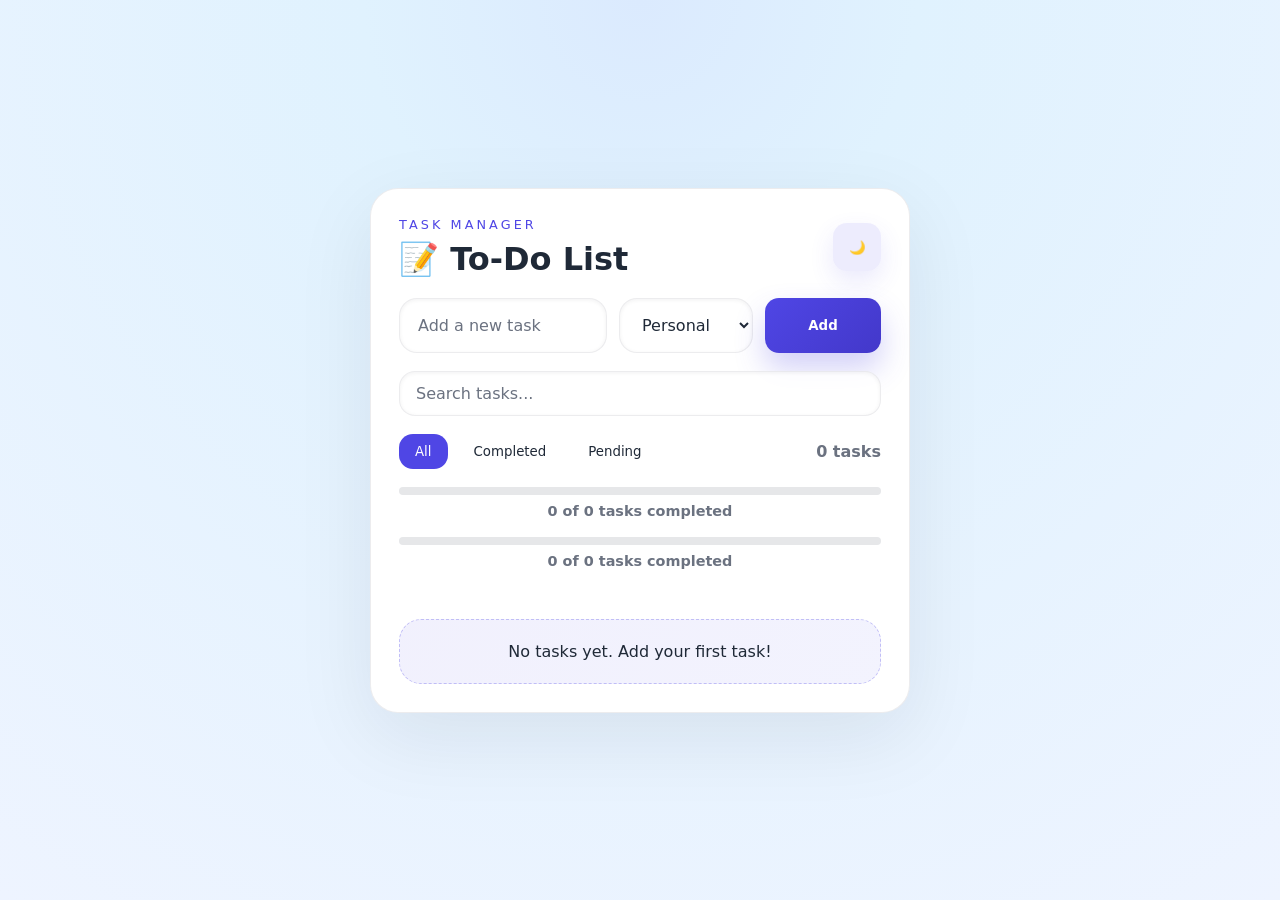
<file: task2/index.html>
<!DOCTYPE html>
<html lang="en">
<head>
  <meta charset="UTF-8" />
  <meta name="viewport" content="width=device-width, initial-scale=1.0"/>
  <title>To-Do List App</title>
  <link rel="stylesheet" href="style.css">
</head>
<body>
  <div class="container">
    <header class="app-header">
      <div>
        <p class="eyebrow">Task Manager</p>
        <h1>📝 To-Do List</h1>
      </div>
      <button id="themeToggle" class="icon-btn" aria-label="Toggle dark mode">🌙</button>
    </header>

    <section class="panel">
      <div class="input-section">
        <input type="text" id="taskInput" placeholder="Add a new task" autocomplete="off">
        <select id="categorySelect">
          <option value="Personal">Personal</option>
          <option value="Work">Work</option>
          <option value="Study">Study</option>
          <option value="Shopping">Shopping</option>
        </select>
        <button id="addBtn" class="primary-btn">Add</button>
      </div>

      <div class="search-section">
        <input type="text" id="searchInput" placeholder="Search tasks..." autocomplete="off">
      </div>

      <div class="toolbar">
        <div class="filter-group">
          <button class="filter-btn active" data-filter="all">All</button>
          <button class="filter-btn" data-filter="completed">Completed</button>
          <button class="filter-btn" data-filter="pending">Pending</button>
        </div>
        <div class="task-counter">0 tasks</div>
      </div>

      <div class="progress-section">
        <div class="progress-bar">
          <div class="progress-fill"></div>
        </div>
        <p class="progress-text">0 of 0 tasks completed</p>
      </div>

      <div class="progress-section">
        <div class="progress-bar">
          <div class="progress-fill"></div>
        </div>
        <p class="progress-text">0 of 0 tasks completed</p>
      </div>

      <ul id="taskList" class="task-list"></ul>
      <div id="emptyState" class="empty-state" aria-hidden="true">
        <p>No tasks yet. Add your first task!</p>
      </div>
      <div id="toastContainer" class="toast-container" aria-live="polite" aria-atomic="true"></div>
    </section>
  </div>

  <script src="script.js"></script>
</body>
</html>
</file>
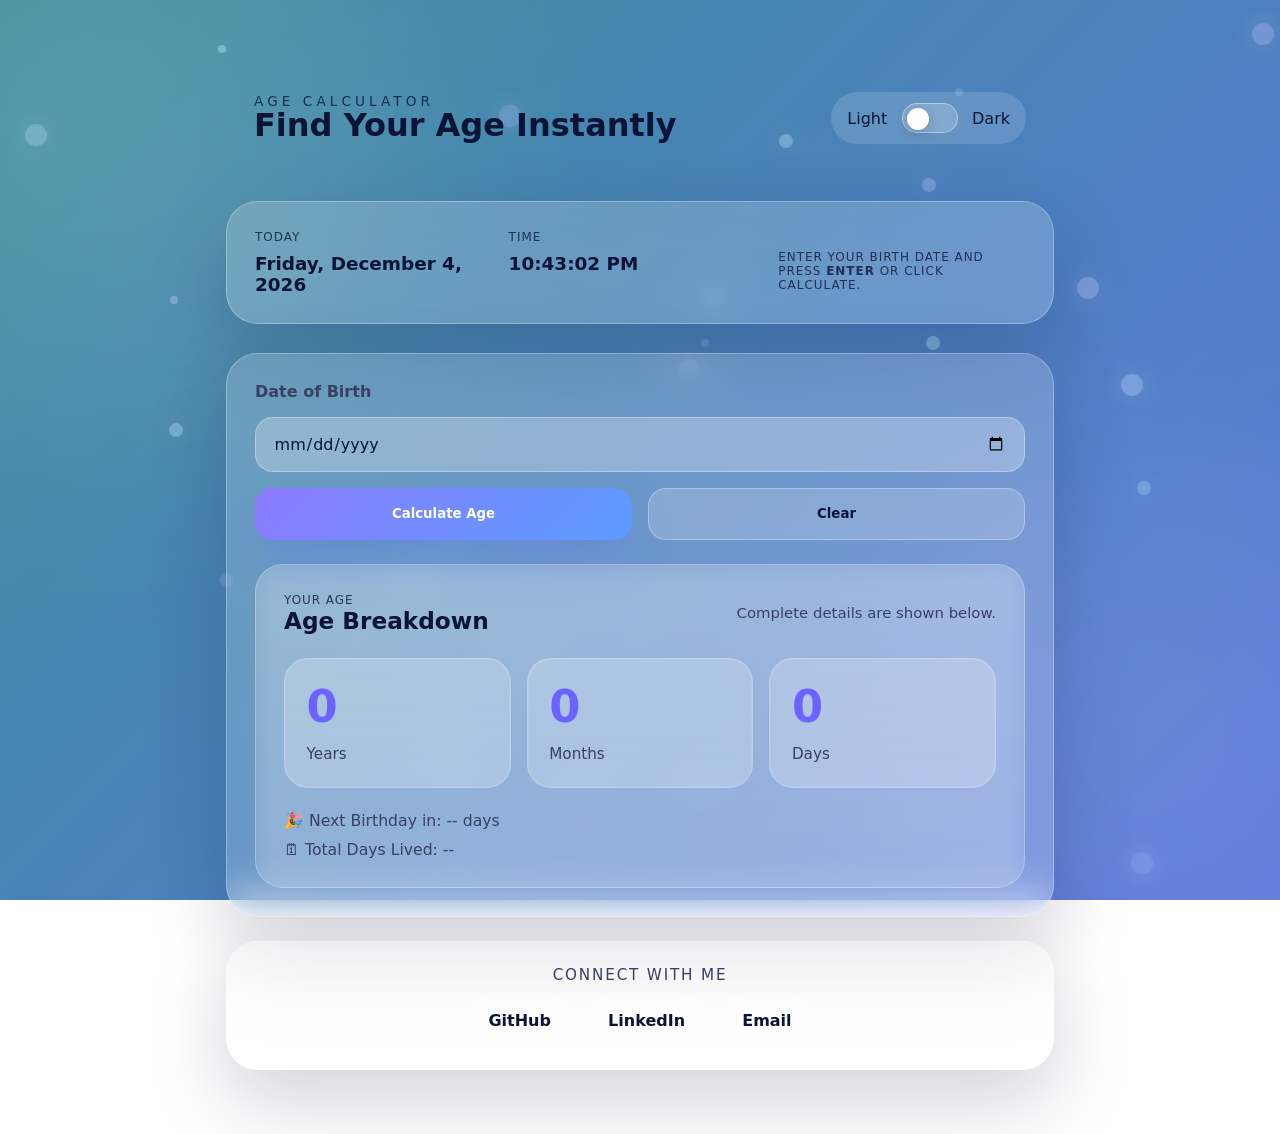
<file: task1/Age-Calculator/index.html>
<!DOCTYPE html>
<html lang="en">
<head>
  <meta charset="UTF-8" />
  <meta name="viewport" content="width=device-width, initial-scale=1.0" />
  <title>Age Calculator</title>
  <link rel="stylesheet" href="style.css" />
</head>
<body>
  <div class="background"></div>
  <div id="particleField" class="particle-field" aria-hidden="true"></div>
  <div class="app-shell">
    <header class="topbar">
      <div>
        <p class="subtitle">Age Calculator</p>
        <h1>Find Your Age Instantly</h1>
      </div>
      <div class="mode-switch">
        <span>Light</span>
        <button id="themeToggle" aria-label="Toggle dark mode" type="button" class="toggle-btn">
          <span class="toggle-circle"></span>
        </button>
        <span>Dark</span>
      </div>
    </header>

    <section class="status-panel glass-card">
      <div class="datetime-group">
        <div>
          <p class="label">Today</p>
          <p id="currentDate" class="value">--</p>
        </div>
        <div>
          <p class="label">Time</p>
          <p id="currentTime" class="value">--</p>
        </div>
      </div>
      <div class="instructions">
        <p>Enter your birth date and press <strong>Enter</strong> or click Calculate.</p>
      </div>
    </section>

    <main class="main-card glass-card">
      <form id="ageForm" class="form-grid">
        <label for="dob">Date of Birth</label>
        <input id="dob" type="date" aria-label="Date of Birth" />

        <div class="button-row">
          <button id="calculateBtn" type="submit" class="primary-btn">Calculate Age</button>
          <button id="resetBtn" type="button" class="secondary-btn">Clear</button>
        </div>
      </form>

      <section class="result-card" aria-live="polite">
        <div class="loader" id="loader" aria-hidden="true">
          <div class="loader-dots">
            <span></span>
            <span></span>
            <span></span>
          </div>
          <p>Calculating your age...</p>
        </div>

        <div class="result-header">
          <div>
            <p class="label">Your Age</p>
            <h2>Age Breakdown</h2>
          </div>
          <p id="ageSummary" class="mini-note">Complete details are shown below.</p>
        </div>

        <div class="age-boxes">
          <div class="box">
            <p class="stat" id="years">0</p>
            <span>Years</span>
          </div>
          <div class="box">
            <p class="stat" id="months">0</p>
            <span>Months</span>
          </div>
          <div class="box">
            <p class="stat" id="days">0</p>
            <span>Days</span>
          </div>
        </div>

        <div class="extra-info">
          <p id="nextBirthday">🎉 Next Birthday in: -- days</p>
          <p id="totalDays">🗓 Total Days Lived: --</p>
        </div>
      </section>
    </main>
    <footer class="footer-links glass-card">
      <p>Connect with me</p>
      <div class="links-row">
        <a href="https://github.com/stasmiya740-ui" target="_blank" rel="noopener noreferrer">GitHub</a>
        <a href="http://www.linkedin.com/in/syeda-tasmiya-7b481b355." target="_blank" rel="noopener noreferrer">LinkedIn</a>
        <a href="mailto:your.email@example.com">Email</a>
      </div>
    </footer>
  </div>

  <div id="toastContainer" aria-live="assertive" aria-atomic="true"></div>
  <script src="script.js"></script>
</body>
</html>
</file>
<file: task2/style.css>
* {
  margin: 0;
  padding: 0;
  box-sizing: border-box;
  font-family: Inter, system-ui, -apple-system, BlinkMacSystemFont, 'Segoe UI', sans-serif;
}

:root {
  color-scheme: light;
  --bg: #eef4ff;
  --surface: #ffffff;
  --surface-strong: rgba(255,255,255,0.92);
  --text: #1f2937;
  --muted: #6b7280;
  --primary: #4f46e5;
  --primary-strong: #4338ca;
  --success: #16a34a;
  --warning: #f59e0b;
  --danger: #dc2626;
  --border: rgba(15,23,42,0.08);
  --shadow: 0 24px 80px rgba(15,23,42,0.08);
}

body {
  min-height: 100vh;
  background: radial-gradient(circle at top, #dbeafe 0%, #e0f2fe 25%, #eef4ff 100%);
  display: flex;
  justify-content: center;
  align-items: center;
  padding: 24px;
  transition: background 0.4s ease;
}

body.dark {
  color-scheme: dark;
  --bg: #0f172a;
  --surface: #111827;
  --surface-strong: rgba(17,24,39,0.95);
  --text: #e2e8f0;
  --muted: #94a3b8;
  --primary: #818cf8;
  --primary-strong: #6366f1;
  --success: #22c55e;
  --warning: #fbbf24;
  --danger: #f87171;
  --border: rgba(148,163,184,0.18);
  --shadow: 0 24px 80px rgba(15,23,42,0.35);
  background: radial-gradient(circle at top, #020617 0%, #0c1226 40%, #111827 100%);
}

body.dark .container {
  background: var(--surface-strong);
}

.container {
  width: min(540px, 100%);
  background: var(--surface);
  padding: 28px;
  border-radius: 28px;
  box-shadow: var(--shadow);
  border: 1px solid var(--border);
  backdrop-filter: blur(18px);
  position: relative;
}

.app-header {
  display: flex;
  justify-content: space-between;
  gap: 16px;
  align-items: center;
  margin-bottom: 20px;
}

.eyebrow {
  font-size: 0.8rem;
  color: var(--primary);
  letter-spacing: 0.24em;
  text-transform: uppercase;
  margin-bottom: 8px;
}

h1 {
  font-size: clamp(1.8rem, 2.5vw, 2.6rem);
  color: var(--text);
}

.icon-btn,
.primary-btn,
.filter-btn,
.task-action-btn {
  border: none;
  border-radius: 14px;
  cursor: pointer;
  transition: transform 0.2s ease, background 0.2s ease, color 0.2s ease, box-shadow 0.2s ease;
}

.icon-btn {
  width: 48px;
  height: 48px;
  display: grid;
  place-items: center;
  background: rgba(79,70,229,0.1);
  color: var(--primary);
  box-shadow: 0 10px 24px rgba(79,70,229,0.12);
}

.icon-btn:hover {
  transform: translateY(-1px);
  background: rgba(79,70,229,0.16);
}

.panel {
  display: grid;
  gap: 18px;
}

.input-section {
  display: grid;
  grid-template-columns: 1fr auto auto;
  gap: 12px;
}

.input-section input {
  width: 100%;
  padding: 16px 18px;
  border-radius: 18px;
  border: 1px solid var(--border);
  background: rgba(255,255,255,0.82);
  color: var(--text);
  font-size: 1rem;
  outline: none;
  box-shadow: inset 0 1px 4px rgba(15,23,42,0.06);
}

.input-section select {
  padding: 16px 18px;
  border-radius: 18px;
  border: 1px solid var(--border);
  background: rgba(255,255,255,0.82);
  color: var(--text);
  font-size: 1rem;
  outline: none;
  box-shadow: inset 0 1px 4px rgba(15,23,42,0.06);
  cursor: pointer;
}

body.dark .input-section input,
body.dark .input-section select {
  background: rgba(15,23,42,0.65);
}

.input-section input::placeholder {
  color: var(--muted);
}

input.shake {
  animation: shake 0.28s ease;
  border-color: var(--danger);
}

@keyframes shake {
  0%, 100% { transform: translateX(0); }
  25% { transform: translateX(-6px); }
  50% { transform: translateX(6px); }
  75% { transform: translateX(-4px); }
}

.primary-btn {
  min-width: 116px;
  padding: 16px 20px;
  background: linear-gradient(135deg, var(--primary), var(--primary-strong));
  color: white;
  font-weight: 600;
  box-shadow: 0 16px 30px rgba(79,70,229,0.25);
}

.primary-btn:hover {
  transform: translateY(-1px);
  box-shadow: 0 18px 32px rgba(79,70,229,0.28);
}

.search-section {
  display: flex;
  gap: 12px;
}

.search-section input {
  width: 100%;
  padding: 12px 16px;
  border-radius: 16px;
  border: 1px solid var(--border);
  background: rgba(255,255,255,0.82);
  color: var(--text);
  font-size: 1rem;
  outline: none;
  box-shadow: inset 0 1px 4px rgba(15,23,42,0.06);
}

body.dark .search-section input {
  background: rgba(15,23,42,0.65);
}

.search-section input::placeholder {
  color: var(--muted);
}

.toolbar {
  display: flex;
  flex-wrap: wrap;
  gap: 12px;
  justify-content: space-between;
  align-items: center;
}

.filter-group {
  display: flex;
  gap: 10px;
  flex-wrap: wrap;
}

.filter-btn {
  padding: 10px 16px;
  background: var(--surface-strong);
  color: var(--text);
}

.filter-btn.active {
  background: var(--primary);
  color: white;
}

.filter-btn:hover {
  background: rgba(79,70,229,0.12);
}

.task-counter {
  color: var(--muted);
  font-weight: 600;
}

.progress-section {
  display: grid;
  gap: 8px;
}

.progress-bar {
  width: 100%;
  height: 8px;
  background: rgba(15,23,42,0.1);
  border-radius: 4px;
  overflow: hidden;
}

body.dark .progress-bar {
  background: rgba(148,163,184,0.2);
}

.progress-fill {
  height: 100%;
  background: linear-gradient(90deg, var(--success), var(--primary));
  border-radius: 4px;
  width: 0%;
  transition: width 0.5s ease;
}

.progress-text {
  color: var(--muted);
  font-size: 0.9rem;
  font-weight: 600;
  text-align: center;
  margin: 0;
}

.empty-state {
  background: linear-gradient(135deg, rgba(79,70,229,0.08), rgba(99,102,241,0.08));
  border: 1px dashed rgba(79,70,229,0.3);
  color: var(--text);
  padding: 22px 20px;
  border-radius: 22px;
  text-align: center;
  font-size: 1rem;
  margin-top: 14px;
  transition: opacity 0.25s ease, transform 0.25s ease;
}

body.dark .empty-state {
  background: linear-gradient(135deg, rgba(99,102,241,0.16), rgba(30,41,59,0.2));
  border-color: rgba(148,163,184,0.3);
}

.empty-state.hidden {
  opacity: 0;
  pointer-events: none;
  transform: scale(0.98);
  height: 0;
  margin: 0;
  padding: 0 20px;
  overflow: hidden;
}

.toast-container {
  position: absolute;
  left: 50%;
  bottom: 18px;
  transform: translateX(-50%);
  display: grid;
  gap: 12px;
  width: min(100%, 420px);
  pointer-events: none;
  z-index: 10;
}

.toast {
  background: rgba(15,23,42,0.94);
  color: #f8fafc;
  padding: 14px 18px;
  border-radius: 16px;
  box-shadow: 0 20px 50px rgba(15,23,42,0.25);
  display: flex;
  align-items: center;
  justify-content: space-between;
  gap: 12px;
  opacity: 0;
  transform: translateY(12px);
  animation: toastIn 0.35s ease forwards;
  pointer-events: auto;
}

.toast.success {
  background: rgba(16,185,129,0.96);
}

.toast.warning {
  background: rgba(245,158,11,0.96);
}

.toast.danger {
  background: rgba(239,68,68,0.96);
}

.toast span {
  font-weight: 600;
}

@keyframes toastIn {
  to {
    opacity: 1;
    transform: translateY(0);
  }
}

@keyframes toastOut {
  to {
    opacity: 0;
    transform: translateY(12px);
  }
}

.task-list {
  list-style: none;
  display: grid;
  gap: 14px;
}

.task-item {
  background: var(--surface-strong);
  padding: 18px;
  border-radius: 22px;
  border: 1px solid var(--border);
  display: grid;
  grid-template-columns: 1fr auto;
  gap: 16px;
  align-items: center;
  animation: fadeInUp 0.32s ease;
  cursor: grab;
}

.task-content {
  display: grid;
  gap: 8px;
}

.task-header {
  display: flex;
  justify-content: space-between;
  align-items: center;
  gap: 12px;
}

.task-category {
  background: var(--primary);
  color: white;
  padding: 4px 8px;
  border-radius: 12px;
  font-size: 0.8rem;
  font-weight: 600;
  text-transform: uppercase;
  letter-spacing: 0.5px;
  flex-shrink: 0;
}

.task-meta {
  color: var(--muted);
  font-size: 0.9rem;
  font-weight: 500;
}

body.dark .task-meta {
  color: #cbd5e1;
}

.task-item:active {
  cursor: grabbing;
}

.task-item.completed {
  border-color: rgba(34,197,94,0.32);
}

.task-item.dragging {
  opacity: 0.5;
}

.task-item.drag-over {
  outline: 2px dashed var(--primary);
  transform: scale(1.01);
}

.task-item span {
  color: var(--text);
  font-size: 1rem;
  line-height: 1.5;
}

.task-item.completed span {
  text-decoration: line-through;
  color: var(--muted);
}

.task-actions {
  display: flex;
  align-items: center;
  gap: 8px;
  flex-wrap: wrap;
  justify-content: flex-end;
}

.task-action-btn {
  padding: 10px 14px;
  font-size: 0.9rem;
  font-weight: 600;
  color: white;
}

.complete-btn {
  background: var(--success);
}

.edit-btn {
  background: var(--warning);
}

.delete-btn {
  background: var(--danger);
}

.task-action-btn:hover {
  transform: translateY(-1px);
}

@keyframes fadeInUp {
  from {
    opacity: 0;
    transform: translateY(8px);
  }
  to {
    opacity: 1;
    transform: translateY(0);
  }
}

@media (max-width: 520px) {
  .container {
    padding: 22px;
  }

  .app-header {
    flex-direction: column;
    gap: 16px;
    text-align: center;
  }

  .input-section {
    grid-template-columns: 1fr;
    gap: 8px;
  }

  .primary-btn {
    width: 100%;
  }

  .toolbar {
    flex-direction: column;
    gap: 12px;
    align-items: stretch;
  }

  .filter-group {
    justify-content: center;
    flex-wrap: wrap;
  }

  .task-item {
    grid-template-columns: 1fr;
    gap: 12px;
    padding: 16px;
  }

  .task-actions {
    justify-content: center;
  }

  .task-header {
    flex-direction: column;
    align-items: flex-start;
    gap: 8px;
  }

  .task-category {
    align-self: flex-end;
  }

  .progress-section {
    gap: 6px;
  }

  .progress-text {
    font-size: 0.85rem;
  }
}

@media (min-width: 1025px) {
  .container {
    max-width: 700px;
  }
}
</file>
<file: task1/Age-Calculator/style.css>
* {
  margin: 0;
  padding: 0;
  box-sizing: border-box;
  font-family: 'Inter', system-ui, -apple-system, BlinkMacSystemFont, 'Segoe UI', sans-serif;
}

:root {
  color-scheme: light;
  --bg-start: #3b8d99;
  --bg-mid: #6b6bff;
  --bg-end: #ff8fd8;
  --surface: rgba(255, 255, 255, 0.18);
  --surface-strong: rgba(255, 255, 255, 0.26);
  --text-primary: #0b1437;
  --text-secondary: #3a3f63;
  --accent: #6c63ff;
  --accent-soft: rgba(108, 99, 255, 0.18);
  --border: rgba(255, 255, 255, 0.28);
  --shadow: 0 30px 80px rgba(10, 10, 50, 0.18);
}

body.dark-mode {
  color-scheme: dark;
  --bg-start: #0b1121;
  --bg-mid: #1f2045;
  --bg-end: #341e6b;
  --surface: rgba(15, 18, 42, 0.58);
  --surface-strong: rgba(23, 28, 62, 0.72);
  --text-primary: #eef2ff;
  --text-secondary: #c8cbea;
  --accent: #7c8cff;
  --accent-soft: rgba(124, 140, 255, 0.18);
  --border: rgba(255, 255, 255, 0.18);
  --shadow: 0 30px 80px rgba(5, 8, 25, 0.35);
}

html,
body {
  min-height: 100%;
}

body {
  position: relative;
  overflow-x: hidden;
  background: radial-gradient(circle at top left, rgba(255, 255, 255, 0.22), transparent 28%),
    radial-gradient(circle at bottom right, rgba(255, 255, 255, 0.16), transparent 25%);
  color: var(--text-primary);
}

.background {
  position: fixed;
  inset: 0;
  background: linear-gradient(135deg, var(--bg-start), var(--bg-mid), var(--bg-end));
  background-size: 300% 300%;
  animation: gradientShift 18s ease infinite;
  z-index: -3;
}

.particle-field {
  position: fixed;
  inset: 0;
  pointer-events: none;
  overflow: hidden;
  z-index: -2;
}

.particle {
  position: absolute;
  border-radius: 50%;
  background: rgba(255, 255, 255, 0.32);
  box-shadow: 0 0 24px rgba(255, 255, 255, 0.22);
  opacity: 0.8;
  animation: drift 14s linear infinite;
}

.particle.small {
  width: 8px;
  height: 8px;
}

.particle.medium {
  width: 14px;
  height: 14px;
}

.particle.large {
  width: 22px;
  height: 22px;
}

@keyframes drift {
  0% {
    transform: translate3d(0, 0, 0) scale(1);
    opacity: 0.75;
  }
  50% {
    transform: translate3d(18px, -24px, 0) scale(1.05);
    opacity: 0.95;
  }
  100% {
    transform: translate3d(-12px, -48px, 0) scale(0.95);
    opacity: 0.7;
  }
}

.particle:nth-child(odd) {
  animation-duration: 18s;
}

.particle:nth-child(3n) {
  animation-duration: 12s;
}

.particle:nth-child(5n) {
  animation-duration: 20s;
}

.particle:nth-child(7n) {
  animation-duration: 16s;
}

.background::before,
.background::after {
  content: '';
  position: absolute;
  width: 36rem;
  height: 36rem;
  border-radius: 50%;
  filter: blur(130px);
  opacity: 0.7;
}

.background::before {
  left: -12rem;
  top: -10rem;
  background: rgba(255, 255, 255, 0.18);
}

.background::after {
  right: -10rem;
  bottom: -8rem;
  background: rgba(255, 255, 255, 0.14);
}

.footer-links {
  margin-top: 1.5rem;
  padding: 1.5rem 1.75rem;
  display: grid;
  gap: 0.8rem;
  background: rgba(255, 255, 255, 0.16);
  border: 1px solid rgba(255, 255, 255, 0.22);
  border-radius: 28px;
  text-align: center;
}

.footer-links p {
  margin: 0;
  font-size: 0.95rem;
  color: var(--text-secondary);
  letter-spacing: 0.12em;
  text-transform: uppercase;
}

.links-row {
  display: flex;
  justify-content: center;
  flex-wrap: wrap;
  gap: 0.85rem;
}

.footer-links a {
  padding: 0.85rem 1.3rem;
  border-radius: 999px;
  background: rgba(255, 255, 255, 0.18);
  border: 1px solid rgba(255, 255, 255, 0.26);
  color: var(--text-primary);
  font-weight: 700;
  text-decoration: none;
  transition: transform 0.24s ease, background 0.24s ease, color 0.24s ease;
}

.footer-links a:hover {
  transform: translateY(-2px);
  background: rgba(255, 255, 255, 0.28);
  color: var(--accent);
}

@keyframes gradientShift {
  0% {
    background-position: 0% 44%;
  }
  50% {
    background-position: 100% 57%;
  }
  100% {
    background-position: 0% 44%;
  }
}

.app-shell {
  position: relative;
  max-width: 860px;
  margin: 3rem auto;
  padding: 1rem;
}

.glass-card {
  background: var(--surface);
  border: 1px solid var(--border);
  border-radius: 32px;
  backdrop-filter: blur(20px);
  box-shadow: var(--shadow);
}

.topbar,
.status-panel,
.main-card {
  padding: 1.75rem;
}

.topbar {
  display: grid;
  grid-template-columns: 1fr auto;
  gap: 1.5rem;
  margin-bottom: 1.8rem;
  align-items: center;
}

.subtitle {
  text-transform: uppercase;
  letter-spacing: 0.3em;
  opacity: 0.78;
  font-size: 0.85rem;
}

.topbar h1 {
  font-size: clamp(2rem, 2.5vw, 3rem);
  line-height: 1.05;
}

.mode-switch {
  display: inline-flex;
  align-items: center;
  gap: 0.9rem;
  background: rgba(255, 255, 255, 0.14);
  padding: 0.7rem 1rem;
  border-radius: 999px;
}

.toggle-btn {
  position: relative;
  width: 56px;
  height: 30px;
  border-radius: 999px;
  border: 1px solid rgba(255, 255, 255, 0.38);
  background: rgba(255, 255, 255, 0.2);
  cursor: pointer;
  transition: background 0.25s ease;
}

.toggle-circle {
  position: absolute;
  inset: 4px auto auto 4px;
  width: 22px;
  height: 22px;
  border-radius: 50%;
  background: white;
  box-shadow: 0 4px 14px rgba(0, 0, 0, 0.16);
  transition: transform 0.28s ease;
}

body.dark-mode .toggle-circle {
  transform: translateX(26px);
}

.status-panel {
  display: flex;
  justify-content: space-between;
  gap: 1rem;
  margin-bottom: 1.8rem;
}

.datetime-group {
  display: grid;
  grid-template-columns: repeat(2, minmax(0, 1fr));
  gap: 1rem;
  align-items: flex-start;
}

.datetime-group .label,
.result-header .label,
.instructions {
  opacity: 0.78;
  letter-spacing: 0.08em;
  text-transform: uppercase;
  font-size: 0.75rem;
}

.value {
  margin-top: 0.55rem;
  font-size: 1.15rem;
  font-weight: 700;
}

.instructions {
  display: flex;
  align-items: center;
  justify-content: center;
  padding: 1rem 1rem 0;
  width: min(100%, 18rem);
}

.main-card {
  display: grid;
  gap: 1.5rem;
}

.form-grid {
  display: grid;
  gap: 1rem;
}

label[for='dob'] {
  font-weight: 600;
  color: var(--text-secondary);
}

input[type='date'] {
  width: 100%;
  padding: 1rem 1.1rem;
  border-radius: 18px;
  border: 1px solid rgba(255, 255, 255, 0.32);
  background: rgba(255, 255, 255, 0.25);
  color: var(--text-primary);
  font-size: 1rem;
  caret-color: var(--text-primary);
  transition: border-color 0.25s ease, transform 0.25s ease;
}

input[type='date']:focus {
  outline: none;
  border-color: rgba(124, 140, 255, 0.85);
  transform: translateY(-1px);
}

.button-row {
  display: flex;
  gap: 1rem;
  flex-wrap: wrap;
}

button.primary-btn,
button.secondary-btn {
  flex: 1 1 180px;
  min-height: 52px;
  font-weight: 700;
  border-radius: 18px;
  border: none;
  cursor: pointer;
  transition: transform 0.25s ease, box-shadow 0.25s ease, background 0.25s ease;
}

button.primary-btn {
  background: linear-gradient(135deg, #8c7bff, #5b9cff);
  color: white;
  box-shadow: 0 18px 40px rgba(92, 105, 255, 0.25);
}

button.secondary-btn {
  background: rgba(255, 255, 255, 0.18);
  color: var(--text-primary);
  border: 1px solid rgba(255, 255, 255, 0.3);
}

button.primary-btn:hover,
button.secondary-btn:hover {
  transform: translateY(-3px);
}

button.primary-btn:active,
button.secondary-btn:active {
  transform: translateY(-1px);
}

.result-card {
  position: relative;
  padding: 1.75rem;
  border-radius: 28px;
  background: linear-gradient(180deg, rgba(255, 255, 255, 0.16), rgba(255, 255, 255, 0.08));
  border: 1px solid rgba(255, 255, 255, 0.24);
  backdrop-filter: blur(12px);
  overflow: hidden;
}

.loader {
  position: absolute;
  inset: 0;
  display: grid;
  place-items: center;
  gap: 0.9rem;
  background: rgba(7, 12, 35, 0.72);
  opacity: 0;
  pointer-events: none;
  transform: translateY(20px);
  transition: opacity 0.3s ease, transform 0.3s ease;
}

.loader.visible {
  opacity: 1;
  pointer-events: all;
  transform: translateY(0);
}

.loader p {
  margin: 0;
  color: rgba(255, 255, 255, 0.9);
  font-size: 0.95rem;
}

.loader-dots {
  display: flex;
  gap: 0.7rem;
}

.loader-dots span {
  display: block;
  width: 12px;
  height: 12px;
  border-radius: 50%;
  background: #ffffff;
  opacity: 0.9;
  animation: dotPulse 1.1s ease infinite;
}

.loader-dots span:nth-child(2) {
  animation-delay: 0.15s;
}

.loader-dots span:nth-child(3) {
  animation-delay: 0.3s;
}

@keyframes dotPulse {
  0%,
  100% {
    transform: translateY(0);
    opacity: 0.9;
  }
  50% {
    transform: translateY(-8px);
    opacity: 1;
  }
}

.result-header {
  display: flex;
  align-items: center;
  justify-content: space-between;
  gap: 1rem;
  margin-bottom: 1.5rem;
}

.result-header h2 {
  font-size: 1.45rem;
}

.mini-note {
  color: var(--text-secondary);
  font-size: 0.93rem;
}

.age-boxes {
  display: grid;
  grid-template-columns: repeat(3, minmax(0, 1fr));
  gap: 1rem;
}

.box {
  min-height: 130px;
  border-radius: 24px;
  padding: 1.35rem;
  display: grid;
  gap: 0.55rem;
  background: rgba(255, 255, 255, 0.22);
  border: 1px solid rgba(255, 255, 255, 0.2);
  box-shadow: inset 0 0 0 1px rgba(255, 255, 255, 0.08);
}

.box span,
.box p {
  margin: 0;
}

.stat {
  font-size: 2.8rem;
  font-weight: 800;
  color: var(--accent);
}

.box span {
  font-size: 0.95rem;
  color: var(--text-secondary);
}

.extra-info {
  margin-top: 1.45rem;
  display: grid;
  gap: 0.6rem;
  color: var(--text-secondary);
  font-size: 0.98rem;
}

#toastContainer {
  position: fixed;
  left: 50%;
  bottom: 2rem;
  transform: translateX(-50%);
  display: grid;
  gap: 0.75rem;
  width: min(92vw, 420px);
  z-index: 999;
}

.toast {
  display: flex;
  align-items: center;
  justify-content: space-between;
  gap: 0.85rem;
  padding: 1rem 1.2rem;
  border-radius: 16px;
  background: rgba(20, 25, 60, 0.95);
  color: white;
  box-shadow: 0 24px 60px rgba(0, 0, 0, 0.18);
  opacity: 0;
  transform: translateY(18px);
  animation: toastIn 0.35s ease forwards;
}

.toast.success {
  background: linear-gradient(135deg, #50d890, #3ca6ff);
}

.toast.error {
  background: linear-gradient(135deg, #ff6b6b, #ffb86c);
}

@keyframes toastIn {
  to {
    opacity: 1;
    transform: translateY(0);
  }
}

@media (max-width: 820px) {
  .topbar,
  .status-panel {
    grid-template-columns: 1fr;
  }

  .status-panel {
    align-items: stretch;
  }
}

@media (max-width: 640px) {
  .app-shell {
    margin: 1.5rem auto;
    padding: 0.75rem;
  }

  .topbar {
    gap: 1rem;
  }

  .button-row {
    flex-direction: column;
  }

  .age-boxes {
    grid-template-columns: 1fr;
  }
}

@media (max-width: 420px) {
  .topbar,
  .main-card,
  .status-panel {
    padding: 1.25rem;
  }
}

body.dark-mode .glass-card,
body.dark-mode .result-card,
body.dark-mode .toggle-btn,
body.dark-mode input[type='date'] {
  border-color: rgba(255, 255, 255, 0.12);
  background: rgba(8, 11, 27, 0.85);
  caret-color: var(--text-primary);
}

body.dark-mode .mode-switch {
  background: rgba(255, 255, 255, 0.08);
}
</file>
